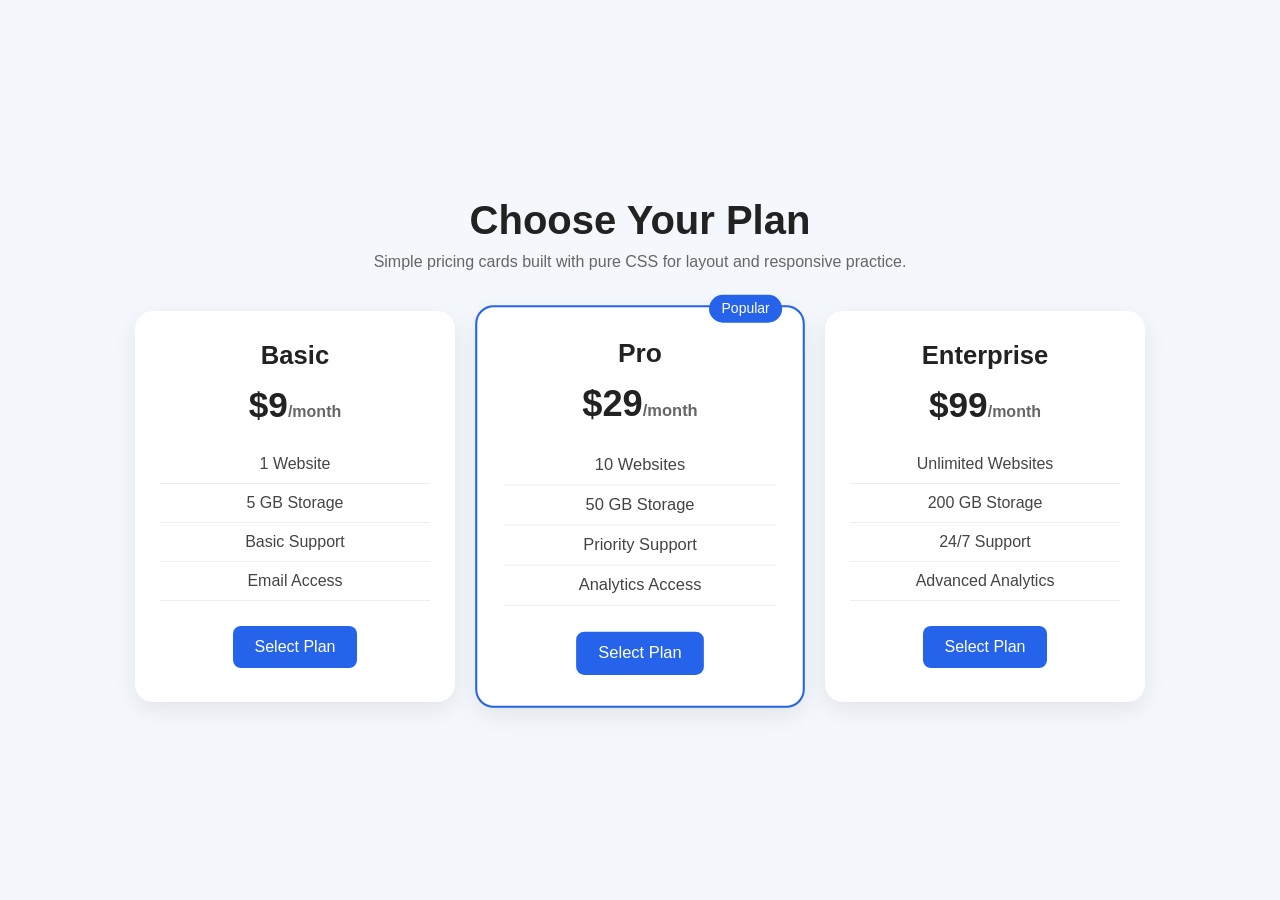
<file: index2.html>
<!DOCTYPE html>
<html lang="en">
<head>
  <meta charset="UTF-8" />
  <meta name="viewport" content="width=device-width, initial-scale=1.0" />
  <title>Pricing Cards</title>
  <link rel="stylesheet" href="cssMain2.css" />
</head>
<body>
  <section class="pricing-section">
    <div class="container">
      <h1 class="section-title">Choose Your Plan</h1>
      <p class="section-subtitle">
        Simple pricing cards built with pure CSS for layout and responsive practice.
      </p>
      <div class="pricing-grid">
        <div class="pricing-card">
          <h2>Basic</h2>
          <p class="price">$9<span>/month</span></p>
          <ul>
            <li>1 Website</li>
            <li>5 GB Storage</li>
            <li>Basic Support</li>
            <li>Email Access</li>
          </ul>
          <button>Select Plan</button>
        </div>

        <div class="pricing-card featured">
          <div class="badge">Popular</div>
          <h2>Pro</h2>
          <p class="price">$29<span>/month</span></p>
          <ul>
            <li>10 Websites</li>
            <li>50 GB Storage</li>
            <li>Priority Support</li>
            <li>Analytics Access</li>
          </ul>
          <button>Select Plan</button>
        </div>

        <div class="pricing-card">
          <h2>Enterprise</h2>
          <p class="price">$99<span>/month</span></p>
          <ul>
            <li>Unlimited Websites</li>
            <li>200 GB Storage</li>
            <li>24/7 Support</li>
            <li>Advanced Analytics</li>
          </ul>
          <button>Select Plan</button>
        </div>
      </div>
    </div>
  </section>
</body>
</html>
</file>
<file: cssMain2.css>
* {
  margin: 0;
  padding: 0;
  box-sizing: border-box;
  font-family: Arial, sans-serif;
}

body {
  background: #f4f7fb;
  color: #222;
}

.pricing-section {
  min-height: 100vh;
  padding: 60px 20px;
  display: flex;
  align-items: center;
  justify-content: center;
}

.container {
  width: 100%;
  max-width: 1100px;
  margin: 0 auto;
  text-align: center;
}

.section-title {
  font-size: 2.5rem;
  margin-bottom: 10px;
}

.section-subtitle {
  color: #666;
  font-size: 1rem;
  margin-bottom: 40px;
}

.pricing-grid {
  display: flex;
  gap: 25px;
  justify-content: center;
  flex-wrap: wrap;
}

.pricing-card {
  background: #fff;
  width: 320px;
  padding: 30px 25px;
  border-radius: 18px;
  box-shadow: 0 8px 24px rgba(0, 0, 0, 0.08);
  position: relative;
  transition: transform 0.3s ease, box-shadow 0.3s ease;
}

.pricing-card:hover {
  transform: translateY(-10px);
  box-shadow: 0 14px 32px rgba(0, 0, 0, 0.14);
}

.pricing-card h2 {
  font-size: 1.6rem;
  margin-bottom: 15px;
}

.price {
  font-size: 2.2rem;
  font-weight: bold;
  margin-bottom: 20px;
}

.price span {
  font-size: 1rem;
  color: #666;
}

.pricing-card ul {
  list-style: none;
  margin-bottom: 25px;
}

.pricing-card ul li {
  padding: 10px 0;
  border-bottom: 1px solid #eee;
  color: #444;
}

.pricing-card button {
  border: none;
  background: #2563eb;
  color: white;
  padding: 12px 22px;
  border-radius: 8px;
  font-size: 1rem;
  cursor: pointer;
  transition: background 0.3s ease, transform 0.3s ease;
}

.pricing-card button:hover {
  background: #1d4ed8;
  transform: scale(1.05);
}

.featured {
  border: 2px solid #2563eb;
  transform: scale(1.03);
}

.featured:hover {
  transform: scale(1.03) translateY(-10px);
}

.badge {
  position: absolute;
  top: -12px;
  right: 20px;
  background: #2563eb;
  color: white;
  padding: 6px 12px;
  font-size: 0.85rem;
  border-radius: 20px;
}

@media (max-width: 992px) {
  .pricing-grid {
    gap: 20px;
  }

  .pricing-card {
    width: 280px;
  }
}

@media (max-width: 768px) {
  .section-title {
    font-size: 2rem;
  }

  .section-subtitle {
    font-size: 0.95rem;
  }

  .pricing-grid {
    flex-direction: column;
    align-items: center;
  }

  .pricing-card {
    width: 100%;
    max-width: 350px;
  }
}
</file>
